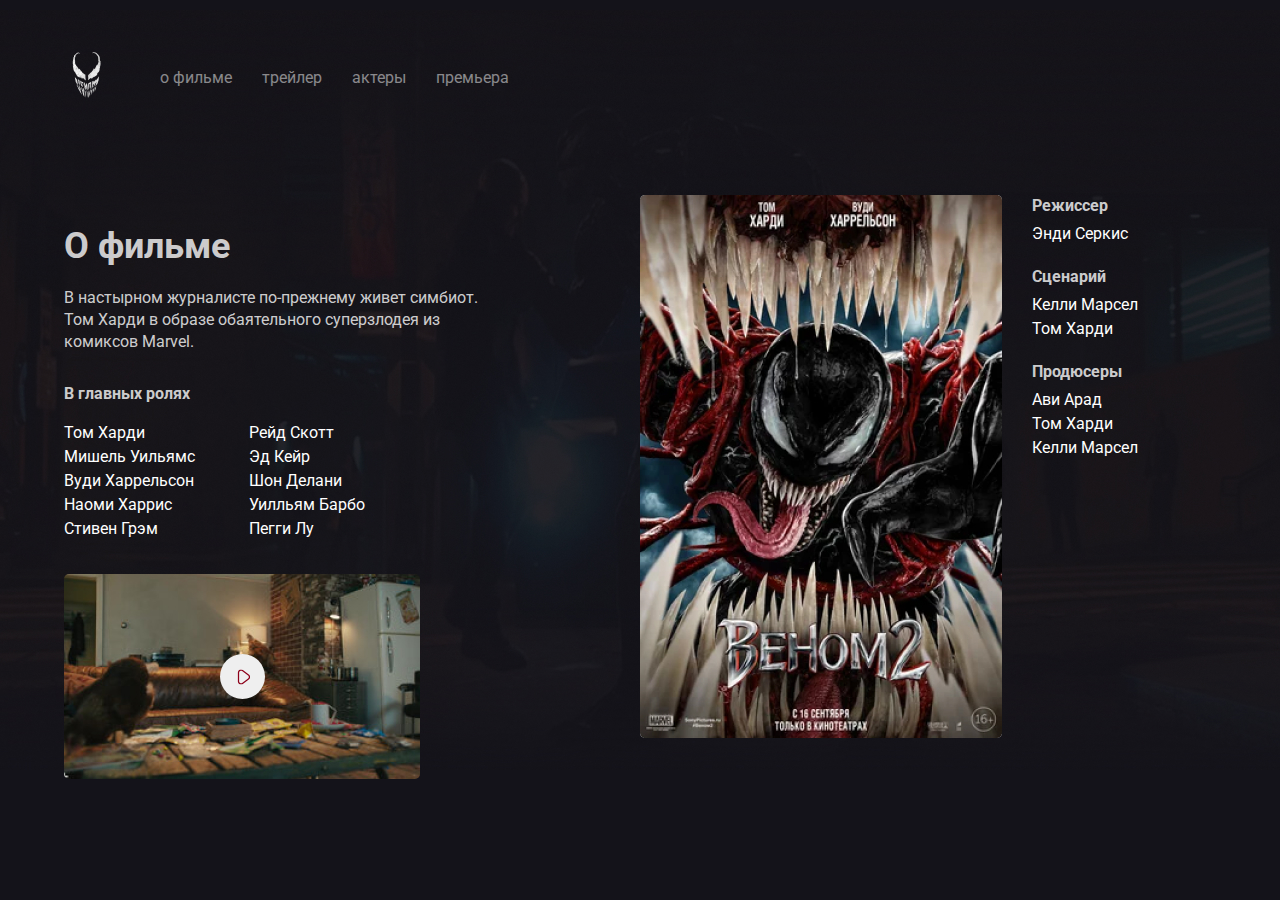
<file: about.html>
<!DOCTYPE html>
<html lang="ru">

<head>
   <meta charset="UTF-8">
   <meta http-equiv="X-UA-Compatible" content="IE=edge">
   <meta name="viewport" content="width=device-width, initial-scale=1.0">
   <title>О фильме - Venom 2</title>
   <link href="https://fonts.googleapis.com/css2?family=Roboto:wght@400;700&display=swap" rel="stylesheet">
   <link rel="stylesheet" href="css/normalize.css">
   <link rel="stylesheet" href="css/style.css">

   <script src="js/main.js" defer></script>
</head>

<body class="primary-bg">
   <div class="container">
      <header class="header">
         <a href="index.html" class="logo-link">
            <img class="logo-image" src="image/logo.png" alt="logo: Venom" width="46" height="71">
         </a>
         <nav class="nav">
            <button class="menu__button">
               <span class="menu__button-text">меню</span>
               <img class="menu__button-icon" src="image/menu.svg" alt="icon: burger menu">
            </button>
            <button class="menu__close">
               <span class="menu__close-text">закрыть</span>
               <img class="menu__close-icon" src="image/arrow.svg" alt="icon: arrow right">
            </button>
            <ul class="nav__menu">
               <li class="nav__menu-item">
                  <a href="about.html" class="nav__menu-link">о фильме</a>
               </li>
               <li class="nav__menu-item">
                  <a href="trailer.html" class="nav__menu-link">трейлер</a>
               </li>
               <li class="nav__menu-item">
                  <a href="actors.html" class="nav__menu-link">актеры</a>
               </li>
               <li class="nav__menu-item">
                  <a href="prmier.html" class="nav__menu-link">премьера</a>
               </li>
            </ul>
         </nav>
      </header>

      <div class="content">
         <div class="col">
            <h2 class="content-title">О фильме</h2>
            <p class="content-text">
               В настырном журналисте по-прежнему живет симбиот. Том Харди в образе обаятельного суперзлодея из
               комиксов Marvel.
            </p>
            <h3 class="content-subtitle">В главных ролях</h3>
            <ul class="list column-2">
               <li class="list-item">Том Харди</li>
               <li class="list-item">Мишель Уильямс</li>
               <li class="list-item">Вуди Харрельсон</li>
               <li class="list-item">Наоми Харрис</li>
               <li class="list-item">Стивен Грэм</li>
               <li class="list-item">Рейд Скотт</li>
               <li class="list-item">Эд Кейр</li>
               <li class="list-item">Шон Делани</li>
               <li class="list-item">Уилльям Барбо</li>
               <li class="list-item">Пегги Лу</li>
            </ul>
            <div class="trailer">
               <button class="play">
                  <img class="play-icon" src="image/play.svg" alt="icon: play">
               </button>
            </div>
         </div>
         <div class="col">
            <div class="poster-wrapper">
               <img class="poster" src="image/poster.jpg" alt="photo: poster venom2">
               <div class="creators">
                  <h3 class="content-subtitle">Режиссер</h3>
                  <ul class="list">
                     <li class="list-item">Энди Серкис</li>
                  </ul>
                  <h3 class="content-subtitle">Сценарий</h3>
                  <ul class="list">
                     <li class="list-item">Келли Марсел</li>
                     <li class="list-item">Том Харди</li>
                  </ul>
                  <h3 class="content-subtitle">Продюсеры</h3>
                  <ul class="list">
                     <li class="list-item">Ави Арад</li>
                     <li class="list-item">Том Харди</li>
                     <li class="list-item">Келли Марсел</li>
                  </ul>
               </div>
            </div>
         </div>
      </div>
      <!-- /.content -->

   </div>
   <!-- /.container -->
</body>

</html>
</file>
<file: css/style.css>
html {
   box-sizing: border-box;
}
*,
*::after,
*::before {
   box-sizing: inherit;
}
body {
   font-family: "Roboto", sans-serif;
   color: #fff;
   background-color: #14131a;
}
img {
   max-width: 100%;
}
.container {
   /* max-width: 1140px; */
   width: 90%;
   margin: auto;
}
.venom {
   position: absolute;
   top: 0;
   right: 0;
   max-width: 720px;
   width: 50%;
}
.header {
   display: flex;
   align-items: center;
   padding-top: 40px;
   margin-bottom: 80px;
}
.logo-link {
   display: inline-block;
   margin-right: 50px;
}
.nav__menu {
   margin: 0;
   padding: 0;
   list-style: none;
   display: flex;
}
.nav__menu-item {
   margin-right: 30px;
}
.nav__menu-link {
   text-decoration: none;
   color: rgba(255, 255, 255, 0.5);
}
.film-date {
   display: block;
   font-size: 24px;
   line-height: 28px;
   color: rgba(255, 255, 255, 0.8);
   margin-bottom: 2%;
}
.film-description {
   margin-top: 3%;
   font-size: 16px;
   line-height: 22px;
   color: rgba(255, 255, 255, 0.8);
   max-width: 423px;
}
.film-logo {
   width: 70%;
}
.button {
   padding: 15px 30px;
   border: none;
   border-radius: 5px;
   text-decoration: none;
   cursor: pointer;
}

.button-text,
.button-icon {
   display: inline-block;
   vertical-align: middle;
}
.button-text {
   font-size: 14px;
   line-height: 16px;
   margin-left: 10px;
}
.button-primary {
   color: #8d0019;
   background-color: #fff;
}
.button-link {
   color: #fff;
}
.button-group {
   margin-top: 5%;
}

.blood {
   background: url("../image/blood.png") no-repeat top right / 70%,
      #14131a url("../image/background.jpg") no-repeat center center / 100%;
}
.primary-bg {
   background: #14131a url("../image/background.jpg") no-repeat center center / 100%;
}
.content {
   display: flex;
}
.col {
   flex-basis: 50%;
}
.content-title {
   font-size: 36px;
   line-height: 42px;
   font-weight: 700;
   color: rgba(255, 255, 255, 0.8);
   margin-bottom: 20px;
}
.content-subtitle {
   font-size: 16px;
   line-height: 22px;
   font-weight: 700;
   color: rgba(255, 255, 255, 0.8);
   margin-bottom: 15px;
   margin-top: 0;
}
.content-text {
   font-size: 16px;
   line-height: 22px;
   font-weight: 400;
   color: rgba(255, 255, 255, 0.8);
   max-width: 423px;
   margin-bottom: 30px;
}
.content .list {
   list-style: none;
   padding: 0;
}
.list-item {
   line-height: 1.5;
}
.column-2 {
   -webkit-column-count: 2;
   -moz-column-count: 2;
   column-count: 2;
   -webkit-column-gap: 20px;
   -moz-column-gap: 20px;
   column-gap: 20px;
   max-width: 350px;
}
.content .trailer {
   width: 356px;
   height: 205px;
   background: url("../image/treiler-cover.jpg") no-repeat center / contain;
   border-radius: 5px;
   display: flex;
   align-items: center;
   justify-content: center;
   margin-top: 33px;
}
.trailer .play {
   width: 45px;
   height: 45px;
   border-radius: 50%;
   border: none;
   cursor: pointer;
}
.trailer .play-icon {
   transform: translate(1px, 2px);
}
.poster-wrapper {
   display: flex;
   align-items: flex-start;
}
.poster {
   width: 362px;
   border-radius: 5px;
   margin-right: 30px;
}
.poster-wrapper .content-subtitle {
   margin-bottom: 5px;
}
.poster-wrapper .list {
   margin: 0;
   margin-bottom: 20px;
}
.menu__button {
   display: none;
}
.menu__close {
   display: none;
}
@media (max-width: 1024px) {
   .content {
      flex-direction: column;
      padding-bottom: 5%;
   }
   .col {
      margin-bottom: 5%;
   }
   .header {
      margin-bottom: 4%;
   }
   .film {
      margin-top: 20%;
   }
}
@media (max-width: 768px) {
   .blood {
      background: #14131a;
   }
   .venom {
      top: 10%;
   }
}
@media (max-width: 576px) {
   .nav__menu {
      position: fixed;
      left: 0;
      top: 0;
      width: 100%;
      height: 100%;
      background-color: #fff;
      z-index: 9;
      display: flex;
      flex-direction: column;
      justify-content: center;
      align-items: center;
      transform: translateX(100%);
      transition: transform 0.2s;
   }
   .nav__menu-item {
      margin-bottom: 2%;
      margin-top: 2%;
      margin-right: 0;
   }
   .menu__close {
      position: fixed;
      opacity: 0;
      right: 25px;
      top: 65px;
      display: flex;
      align-items: center;
      z-index: 10;
      border: none;
      background-color: #fff;
      cursor: pointer;
      transform: translateX(300%);
      transition: transform 0.2s;
      transition-delay: 0.4s;
   }
   .is-active {
      transform: translateX(0);
      opacity: 1;
   }
   .menu__close-text {
      margin-right: 10px;
   }
   .nav__menu-link {
      color: #14131a;
   }
   .nav {
      margin-left: auto;
   }
   .menu__button {
      display: flex;
      align-items: center;
      justify-content: center;
      padding: 10px;
      border: none;
      background-color: #14131a;
      color: #fff;
      cursor: pointer;
   }
   .menu__button-text {
      margin-right: 10px;
   }
   .button-group {
      display: flex;
      align-items: center;
      justify-content: center;
      flex-direction: column;
   }
   .film-text {
      text-align: center;
   }
   .poster-wrapper {
      flex-direction: column;
   }
   .poster {
      margin-bottom: 4%;
      margin-right: 0;
      width: 100%;
      max-width: 350px;
   }
   .content .trailer {
      max-width: 350px;
      width: 100%;
   }
   .column-2 {
      column-count: 1;
   }
}
</file>
